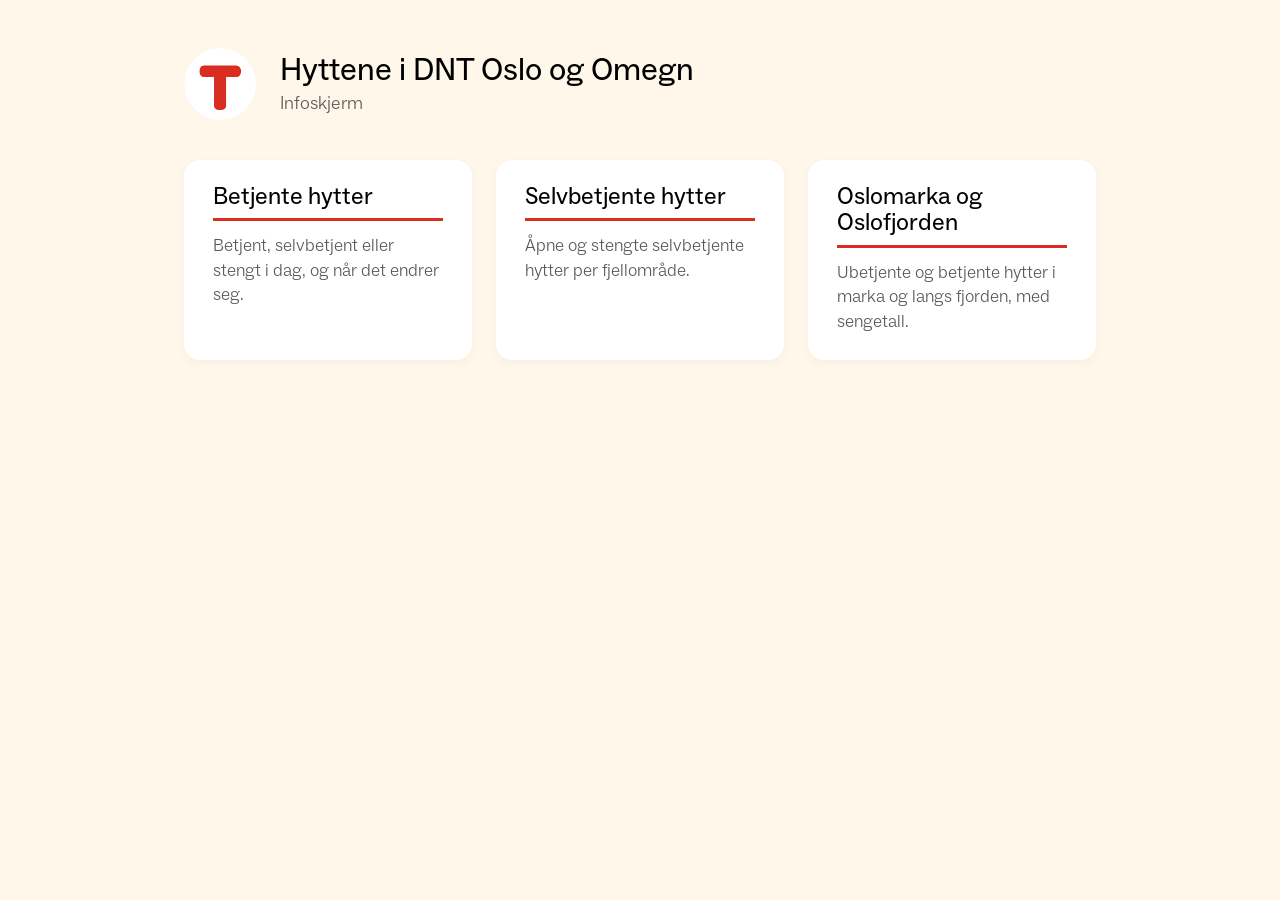
<file: index.html>
<!DOCTYPE html>
<html lang="nb">
<head>
  <meta charset="utf-8">
  <meta name="viewport" content="width=device-width, initial-scale=1">
  <title>Hyttene i DNT Oslo og Omegn</title>
  <link rel="icon" href="assets/dnt-logo.png">
  <!-- Hovedsiden er bare navigasjon til de tre infoskjermsidene. TV-en peker
       rett på betjente.html, selvbetjente.html og oslomarka.html og bruker
       ikke denne sida.
       Sida bruker ikke assets/style.css med hensikt: det stilarket låser alt
       til en fast 16:9-flate med rem som 1 % av flatehøyden, som gir uleselig
       liten tekst på en telefon. Denne sida åpnes i vanlige nettlesere og har
       derfor egen, enkel stil med samme font og farger som sidene. -->
  <style>
    @font-face {
      font-family: "ABC Social";
      src: url("assets/fonts/ABCSocial-Regular.otf") format("opentype");
      font-weight: 400;
      font-display: swap;
    }
    @font-face {
      font-family: "ABC Social";
      src: url("assets/fonts/ABCSocial-Light.otf") format("opentype");
      font-weight: 300;
      font-display: swap;
    }

    /* Samme DNT-farger som i assets/style.css. */
    :root {
      --lys-beige: #FFF7E9;
      --hvit: #FFFFFF;
      --sort: #000000;
      --graa: #5a5651;
      --dnt-roed: #D82D20;
    }

    * { box-sizing: border-box; }

    html, body {
      margin: 0;
      background: var(--lys-beige);
      color: var(--sort);
      font-family: "ABC Social", system-ui, -apple-system, "Segoe UI", Roboto, sans-serif;
      font-weight: 300;
    }

    .side {
      max-width: 60rem;
      margin: 0 auto;
      padding: 3rem 1.5rem;
    }

    .topp {
      display: flex;
      align-items: center;
      gap: 1.5rem;
      margin-bottom: 2.5rem;
    }
    .logo {
      width: 4.5rem;
      height: 4.5rem;
      object-fit: contain;
    }
    h1 {
      margin: 0;
      font-weight: 400;
      font-size: 2rem;
      line-height: 1.1;
    }
    .undertittel {
      margin: 0.3rem 0 0;
      color: var(--graa);
      font-size: 1.15rem;
    }

    /* Tre lenkekort ved siden av hverandre, under hverandre i smale vinduer. */
    .valg {
      display: grid;
      grid-template-columns: repeat(3, minmax(0, 1fr));
      gap: 1.5rem;
    }
    @media (max-width: 44rem) {
      .valg { grid-template-columns: 1fr; }
    }
    .kort {
      display: block;
      background: var(--hvit);
      border-radius: 1rem;
      padding: 1.5rem 1.8rem 1.6rem;
      box-shadow: 0 0.15rem 0.6rem rgba(0, 0, 0, 0.04);
      color: inherit;
      text-decoration: none;
    }
    .kort:hover {
      box-shadow: 0 0.3rem 1rem rgba(0, 0, 0, 0.1);
    }
    .kort:focus-visible {
      outline: 0.2rem solid var(--dnt-roed);
      outline-offset: 0.2rem;
    }
    .kort h2 {
      margin: 0 0 0.8rem;
      padding-bottom: 0.5rem;
      font-weight: 400;
      font-size: 1.5rem;
      line-height: 1.1;
      border-bottom: 0.2rem solid var(--dnt-roed);
    }
    .kort p {
      margin: 0;
      color: var(--graa);
      font-size: 1.1rem;
      line-height: 1.4;
    }
  </style>
</head>
<body>
<div class="side">
  <header class="topp">
    <img class="logo" src="assets/dnt-logo.png" alt="DNT">
    <div>
      <h1>Hyttene i DNT Oslo og Omegn</h1>
      <p class="undertittel">Infoskjerm</p>
    </div>
  </header>

  <nav class="valg" aria-label="Sider">
    <a class="kort" href="betjente.html">
      <h2>Betjente hytter</h2>
      <p>Betjent, selvbetjent eller stengt i dag, og når det endrer seg.</p>
    </a>
    <a class="kort" href="selvbetjente.html">
      <h2>Selvbetjente hytter</h2>
      <p>Åpne og stengte selvbetjente hytter per fjellområde.</p>
    </a>
    <a class="kort" href="oslomarka.html">
      <h2>Oslomarka og Oslofjorden</h2>
      <p>Ubetjente og betjente hytter i marka og langs fjorden, med sengetall.</p>
    </a>
  </nav>
</div>
</body>
</html>
</file>
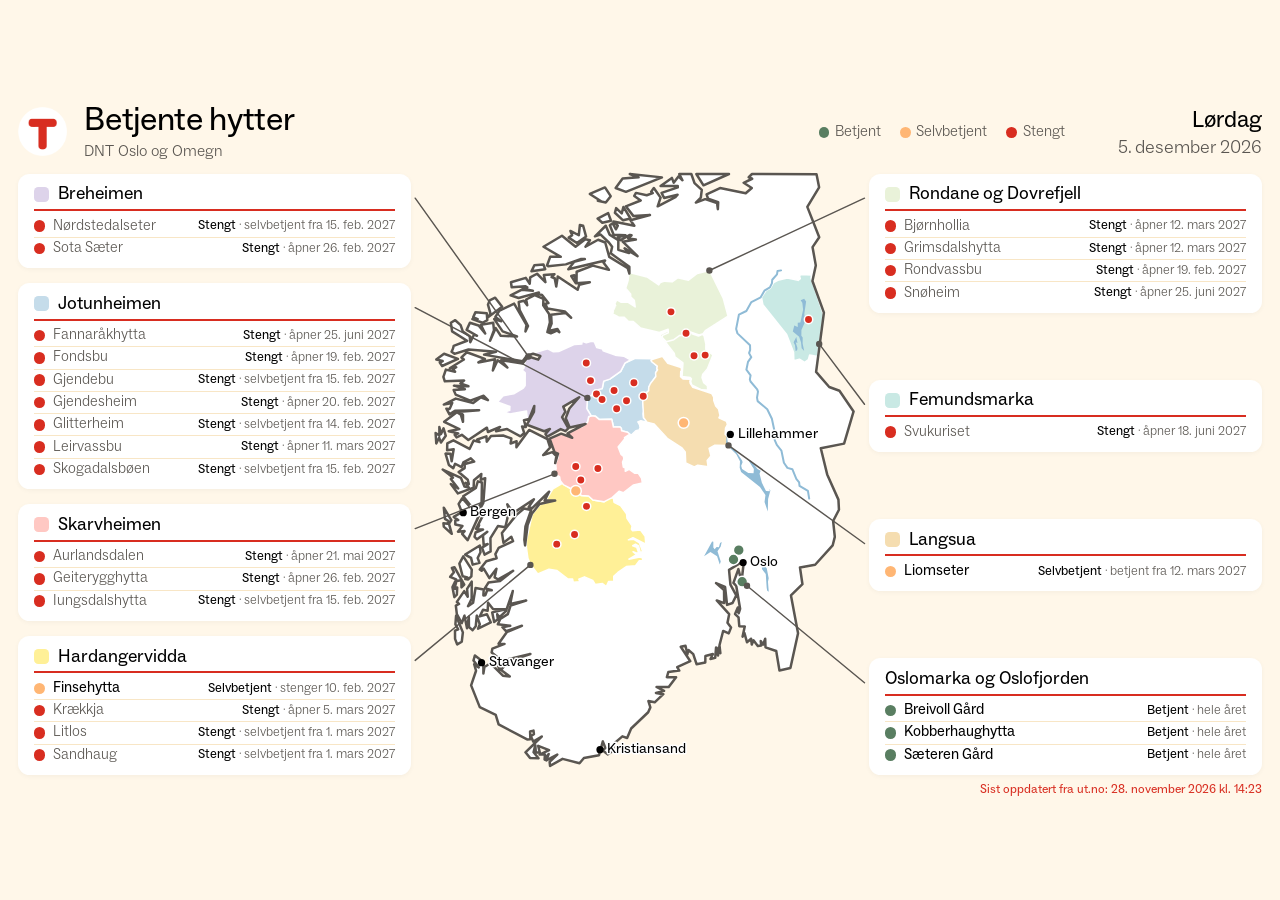
<file: betjente.html>
<!DOCTYPE html>
<html lang="nb">
<head>
  <meta charset="utf-8">
  <meta name="viewport" content="width=device-width, initial-scale=1">
  <meta http-equiv="Cache-Control" content="no-cache, no-store, must-revalidate">
  <title>Betjente hytter, DNT Oslo og Omegn</title>
  <link rel="icon" href="assets/dnt-logo.png">
  <!-- Versjonsnummeret i lenkene bumpes ved endringer, så TV-en ikke bruker gammel CSS/JS fra cache.
       Samme tall i betjente.html, selvbetjente.html og oslomarka.html. -->
  <link rel="stylesheet" href="assets/style.css?v=11">
</head>
<!-- data-side velger konfigurasjonen for denne sida i SIDER i assets/app.js. -->
<body data-side="betjente">
<div class="skjerm">
  <header class="topp">
    <img class="logo" src="assets/dnt-logo.png" alt="DNT">
    <div class="tittel">
      <h1>Betjente hytter</h1>
      <p class="undertittel">DNT Oslo og Omegn</p>
    </div>
    <div class="forklaring">
      <span><i class="prikk betjent"></i>Betjent</span>
      <span><i class="prikk selvbetjent"></i>Selvbetjent</span>
      <span><i class="prikk stengt"></i>Stengt</span>
    </div>
    <div class="idag" id="idag"></div>
  </header>

  <main class="kartflate" id="kartflate" aria-live="polite">
    <p class="laster">Henter åpningstider …</p>
  </main>

  <div class="oppdatert" id="oppdatert"></div>
</div>

  <script src="assets/app.js?v=11"></script>
</body>
</html>
</file>
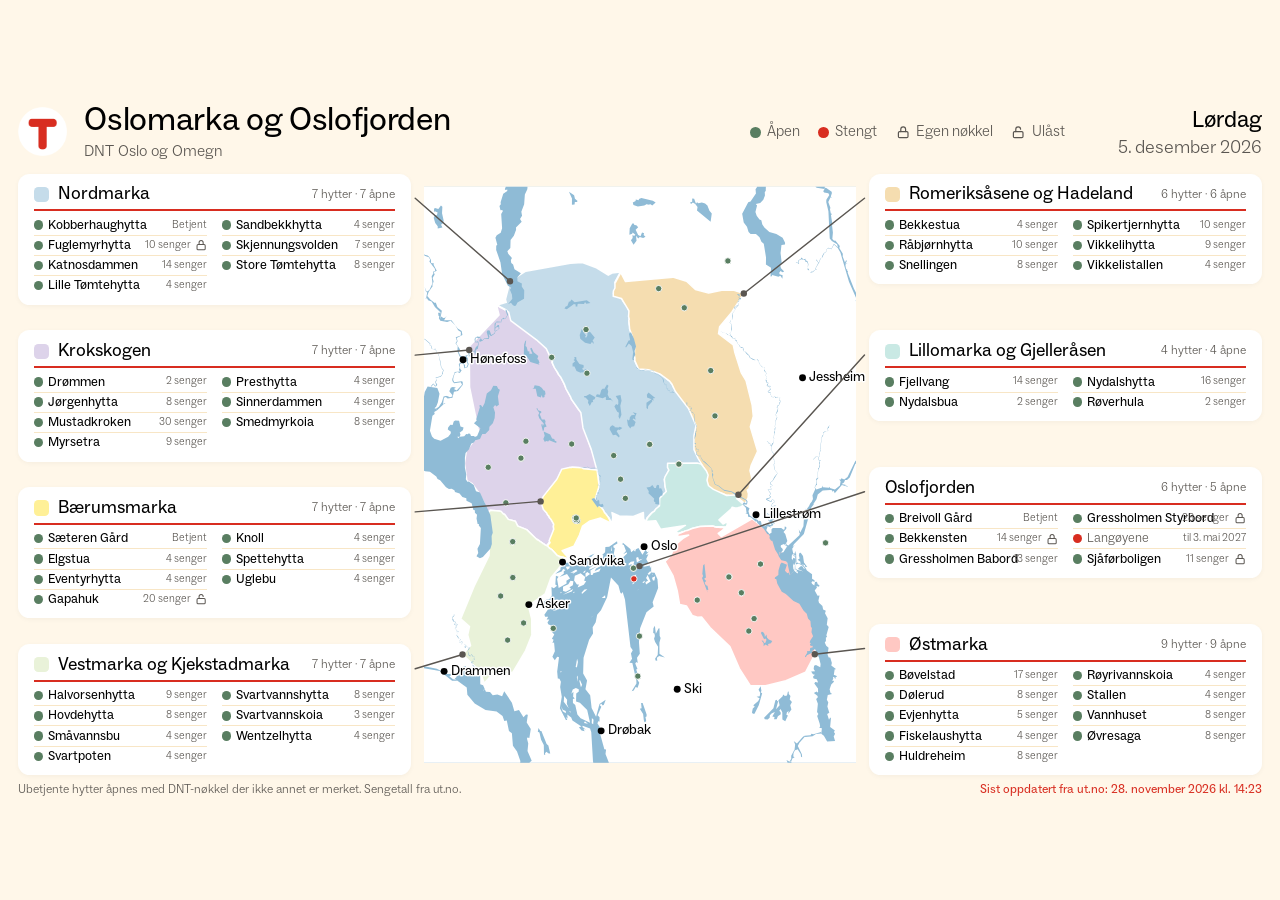
<file: oslomarka.html>
<!DOCTYPE html>
<html lang="nb">
<head>
  <meta charset="utf-8">
  <meta name="viewport" content="width=device-width, initial-scale=1">
  <meta http-equiv="Cache-Control" content="no-cache, no-store, must-revalidate">
  <title>Oslomarka og Oslofjorden, DNT Oslo og Omegn</title>
  <link rel="icon" href="assets/dnt-logo.png">
  <!-- Versjonsnummeret i lenkene bumpes ved endringer, så TV-en ikke bruker gammel CSS/JS fra cache.
       Samme tall i betjente.html, selvbetjente.html og oslomarka.html. -->
  <link rel="stylesheet" href="assets/style.css?v=11">
</head>
<!-- data-side velger konfigurasjonen for denne sida i SIDER i assets/app.js. -->
<body data-side="oslomarka">
<!-- Ikonene som app.js og legenden henter med <use href="#...">. Egne, enkle
     strektegninger, farge og strektykkelse settes av .ikon i style.css.
     «Egen nøkkel» tegnes som lukket hengelås, ikke som en nøkkel, så det ikke
     forveksles med DNT-nøkkelen (som ikke har noe ikon). Sammen med den åpne
     hengelåsen for «ulåst» blir det et par: låst med egen ordning, eller ulåst. -->
<svg style="position:absolute;width:0;height:0;overflow:hidden" aria-hidden="true">
  <symbol id="ikon-noekkel" viewBox="0 0 24 24">
    <rect x="4" y="11" width="16" height="10" rx="2"/>
    <path d="M8 11V7a4 4 0 0 1 8 0v4"/>
  </symbol>
  <symbol id="ikon-ulaast" viewBox="0 0 24 24">
    <rect x="4" y="11" width="16" height="10" rx="2"/>
    <path d="M8 11V7a4 4 0 0 1 8 0"/>
  </symbol>
</svg>
<div class="skjerm">
  <header class="topp">
    <img class="logo" src="assets/dnt-logo.png" alt="DNT">
    <div class="tittel">
      <h1>Oslomarka og Oslofjorden</h1>
      <p class="undertittel">DNT Oslo og Omegn</p>
    </div>
    <div class="forklaring">
      <span><i class="prikk selvbetjent"></i>Åpen</span>
      <span><i class="prikk stengt"></i>Stengt</span>
      <span><svg class="ikon" aria-hidden="true"><use href="#ikon-noekkel"></use></svg>Egen nøkkel</span>
      <span><svg class="ikon" aria-hidden="true"><use href="#ikon-ulaast"></use></svg>Ulåst</span>
    </div>
    <div class="idag" id="idag"></div>
  </header>

  <main class="kartflate" id="kartflate" aria-live="polite">
    <p class="laster">Henter åpningstider …</p>
  </main>

  <footer class="bunn">
    <p class="merknad">Ubetjente hytter åpnes med DNT-nøkkel der ikke annet er merket. Sengetall fra ut.no.</p>
    <div class="oppdatert" id="oppdatert"></div>
  </footer>
</div>

  <script src="assets/app.js?v=11"></script>
</body>
</html>
</file>
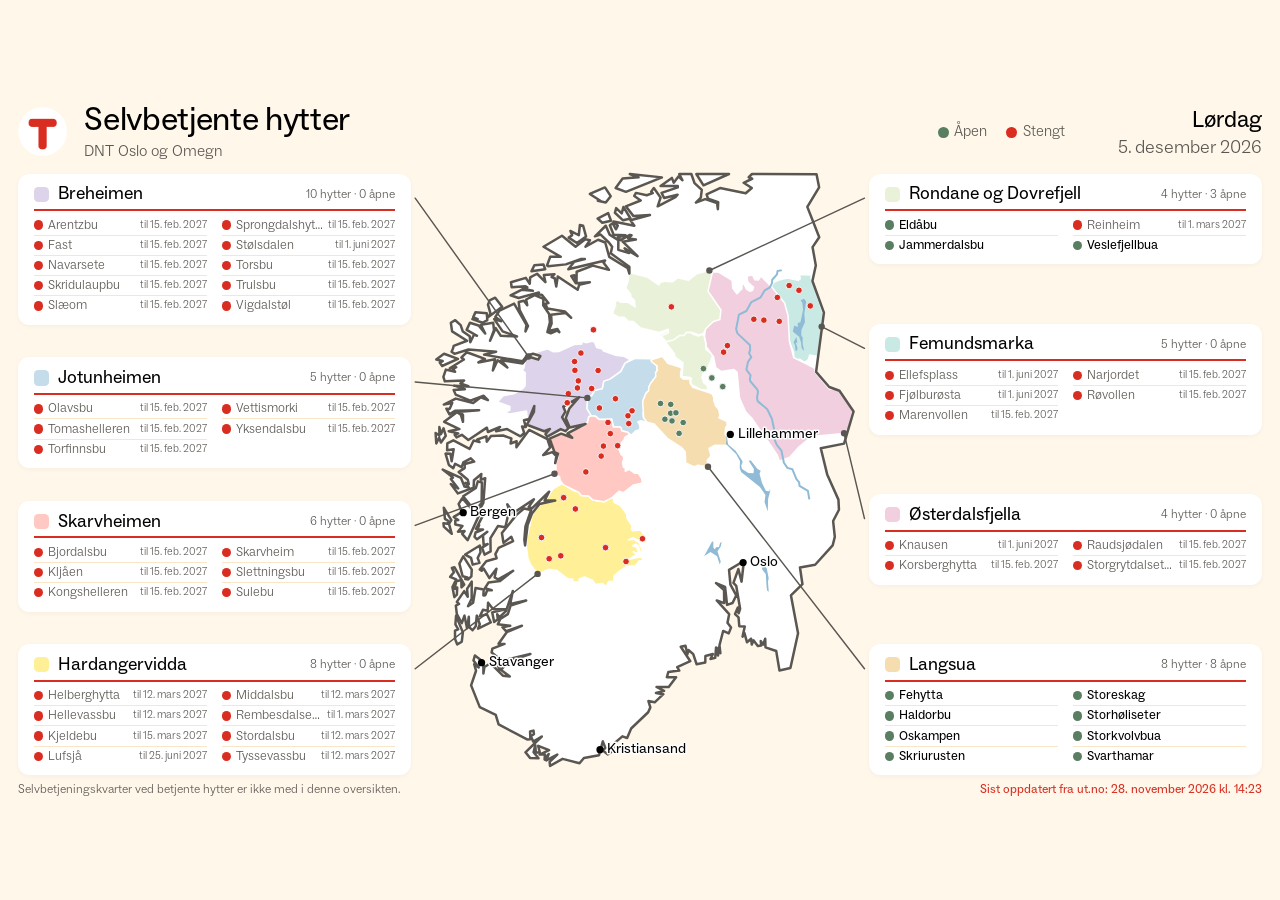
<file: selvbetjente.html>
<!DOCTYPE html>
<html lang="nb">
<head>
  <meta charset="utf-8">
  <meta name="viewport" content="width=device-width, initial-scale=1">
  <meta http-equiv="Cache-Control" content="no-cache, no-store, must-revalidate">
  <title>Selvbetjente hytter, DNT Oslo og Omegn</title>
  <link rel="icon" href="assets/dnt-logo.png">
  <!-- Versjonsnummeret i lenkene bumpes ved endringer, så TV-en ikke bruker gammel CSS/JS fra cache.
       Samme tall i betjente.html, selvbetjente.html og oslomarka.html. -->
  <link rel="stylesheet" href="assets/style.css?v=11">
</head>
<!-- data-side velger konfigurasjonen for denne sida i SIDER i assets/app.js. -->
<body data-side="selvbetjente">
<div class="skjerm">
  <header class="topp">
    <img class="logo" src="assets/dnt-logo.png" alt="DNT">
    <div class="tittel">
      <h1>Selvbetjente hytter</h1>
      <p class="undertittel">DNT Oslo og Omegn</p>
    </div>
    <div class="forklaring">
      <span><i class="prikk selvbetjent"></i>Åpen</span>
      <span><i class="prikk stengt"></i>Stengt</span>
    </div>
    <div class="idag" id="idag"></div>
  </header>

  <main class="kartflate" id="kartflate" aria-live="polite">
    <p class="laster">Henter åpningstider …</p>
  </main>

  <footer class="bunn">
    <p class="merknad">Selvbetjeningskvarter ved betjente hytter er ikke med i denne oversikten.</p>
    <div class="oppdatert" id="oppdatert"></div>
  </footer>
</div>

  <script src="assets/app.js?v=11"></script>
</body>
</html>
</file>
<file: assets/style.css>
/* DNT-profil: farger fra DNTs visuelle identitet. Lyse, varme flater,
   sort tekst, DNT Rød kun som aksent.

   Alt innhold ligger i .skjerm, en fast 16:9-flate som alltid får plass i
   vinduet og sentreres. Størrelser bruker rem, der 1 rem er 1 % av flatens
   høyde (satt som font-size på html), så layouten ser lik ut på en TV, i et
   smalt vindu og i et stående vindu. Skjermen kjører Tizen 7.0 med
   Chromium 94, som ikke kan cqh, dvh eller container-type. Nyere CSS må
   derfor ha en enkel fallback foran seg i kaskaden.

   Flaten har tre kolonner: områdekort til venstre, kartet av Sør-Norge i
   midten, områdekort til høyre. Områdefargene settes av app.js som --farge
   på kortet og på polygonet, ut fra tabellen FARGER der. */

@font-face {
  font-family: "ABC Social";
  src: url("fonts/ABCSocial-Regular.otf") format("opentype");
  font-weight: 400;
  font-display: swap;
}
@font-face {
  font-family: "ABC Social";
  src: url("fonts/ABCSocial-Light.otf") format("opentype");
  font-weight: 300;
  font-display: swap;
}

:root {
  --lys-beige: #FFF7E9;
  --moerk-beige: #F8E6C6;
  --blaa: #C5DCEA;
  --lys-groenn: #E9F2D9;
  --moerk-groenn: #597E61;
  --hvit: #FFFFFF;
  --dnt-roed: #D82D20;
  --gul: #FFF097;
  --oransje: #FFB674;
  --lys-roed: #FFC8C3;
  --sort: #000000;
  --graa: #5a5651;
  --vann: #8FBBD6;       /* innsjøer og elver på kartet */

  --font: "ABC Social", system-ui, -apple-system, "Segoe UI", Roboto, sans-serif;
}

* { box-sizing: border-box; }

/* 1 rem er 1 % av flatens høyde. Første linje holder på en liggende 16:9-TV,
   den andre tar over i smale og stående vinduer der nettleseren kan min(). */
html {
  font-size: 1vh;
  font-size: min(1vh, calc(100vw * 9 / 16 / 100));
}

html, body {
  margin: 0;
  height: 100%;
  overflow: hidden;
  background: var(--lys-beige);
  color: var(--sort);
  font-family: var(--font);
  font-weight: 300;
}

body {
  display: flex;
  align-items: center;
  justify-content: center;
  height: 100vh;
  width: 100vw;
}

/* Fast 16:9-flate som fyller vinduet så langt formatet tillater. De to første
   linjene er fallback for nettlesere uten min(). */
.skjerm {
  --marg: 1.8rem;
  width: 100vw;
  height: 100vh;
  width: min(100vw, calc(100vh * 16 / 9));
  height: min(100vh, calc(100vw * 9 / 16));
  display: flex;
  flex-direction: column;
  padding: var(--marg) calc(var(--marg) * 1.4);
  gap: var(--marg);
  overflow: hidden;
}

/* Toppen: logo, tittel, legende og dato på én linje. */
.topp {
  display: flex;
  align-items: center;
  gap: 2.4rem;
  flex: 0 0 auto;
}
.logo {
  height: 6.8rem;
  width: 6.8rem;
  object-fit: contain;
}
.tittel h1 {
  margin: 0;
  font-weight: 400;
  font-size: 4.6rem;
  line-height: 1.05;
  letter-spacing: -0.01em;
}
.undertittel {
  margin: 0.4rem 0 0;
  font-size: 2.2rem;
  color: var(--graa);
}
.forklaring {
  margin-left: auto;
  display: flex;
  gap: 2.6rem;
  font-size: 2.1rem;
  color: var(--graa);
}
.forklaring .prikk {
  width: 1.5rem;
  height: 1.5rem;
  margin-right: 0.8rem;
}
.idag {
  margin-left: 5rem;
  text-align: right;
  font-size: 2.6rem;
  color: var(--graa);
}
.idag strong {
  display: block;
  font-weight: 400;
  color: var(--sort);
  font-size: 3.2rem;
}

/* «Sist oppdatert» som en stille linje helt nederst til høyre. */
.oppdatert {
  flex: 0 0 auto;
  margin-top: calc(var(--marg) * -0.55);
  text-align: right;
  font-size: 1.7rem;
  color: var(--graa);
}
.oppdatert.gammel {
  color: var(--dnt-roed);
  font-weight: 400;
}

/* Tre kolonner: kort, kart, kort. Kartkolonnen er bred nok til at et kart
   på ca. 85 % av flatens høyde får plass uten luft på sidene. */
.kartflate {
  position: relative;          /* for streklaget */
  flex: 1 1 auto;
  min-height: 0;
  display: grid;
  grid-template-columns: minmax(0, 1fr) 60rem minmax(0, 1fr);
  gap: var(--marg);
}
.laster, .feil {
  grid-column: 1 / -1;
  align-self: center;
  text-align: center;
  font-size: 3rem;
  color: var(--graa);
}

/* Kortene har høyde etter innholdet, så avstanden mellom radene er lik i
   alle kort. Ledig plass i kolonnen legges mellom kortene. */
.kolonne {
  display: flex;
  flex-direction: column;
  justify-content: space-between;
  gap: var(--marg);
  min-height: 0;
}

/* Områdekort */
.kort {
  flex: 0 0 auto;
  background: var(--hvit);
  border-radius: 1.6rem;
  padding: 1.5rem 2.2rem 1.3rem;
  display: flex;
  flex-direction: column;
  box-shadow: 0 0.2rem 0.8rem rgba(0, 0, 0, 0.04);
}
.kort h2 {
  display: flex;
  align-items: center;
  gap: 1.2rem;
  margin: 0 0 0.6rem;
  padding-bottom: 0.7rem;
  font-weight: 400;
  font-size: 2.5rem;
  line-height: 1.1;
  border-bottom: 0.3rem solid var(--dnt-roed);
}
/* Fargemarkør som binder kortet til området på kartet. */
.kort h2::before {
  content: "";
  flex: 0 0 auto;
  width: 2.1rem;
  height: 2.1rem;
  border-radius: 0.6rem;
  background: var(--farge, var(--moerk-beige));
}
.kort.uten-farge h2::before {
  display: none;
}
.kort ul {
  list-style: none;
  margin: 0;
  padding: 0;
  display: flex;
  flex-direction: column;
}
/* Radpolstringen er 0.3rem på alle sidene. Med 0.4rem var venstre kolonne på
   side 1 (16 hytter i fire kort) 21 px høyere enn plassen sin ved 1920 x 1080,
   usynlig fordi kolonnen ikke klipper, men én hytte til hadde veltet layouten. */
.hytte {
  display: grid;
  grid-template-columns: auto auto minmax(0, 1fr);
  align-items: center;
  gap: 1.1rem;
  padding: 0.3rem 0;
  font-size: 2.05rem;
  line-height: 1.15;
}
.hytte + .hytte {
  border-top: 1px solid var(--moerk-beige);
}
.hytte .navn {
  font-weight: 400;
  white-space: nowrap;
}
.hytte .status {
  text-align: right;
  color: var(--graa);
  font-size: 1.8rem;
  line-height: 1.2;
}
.hytte .status .niva {
  color: var(--sort);
  font-weight: 400;
}
.hytte .status .snart {
  color: var(--dnt-roed);
  font-weight: 400;
}
.hytte.stengt .navn { color: var(--graa); font-weight: 300; }

/* Statusprikk i listene og legenden */
.prikk {
  display: inline-block;
  width: 1.6rem;
  height: 1.6rem;
  border-radius: 50%;
  flex: 0 0 auto;
  vertical-align: middle;
}
.prikk.betjent { background: var(--moerk-groenn); }
.prikk.selvbetjent { background: var(--oransje); }
.prikk.stengt { background: var(--dnt-roed); }
.prikk.ukjent { background: var(--graa); }

/* Kartet */
.kart {
  min-height: 0;
  display: flex;
  align-items: center;
  justify-content: center;
}
.kart svg {
  width: 100%;
  height: 100%;
  display: block;
  overflow: visible;
}
.kart .laster,
.kart .feil {
  font-size: 2.4rem;
}

/* Tegnet uttrykk: hvit landflate mot beige bakgrunn med tynn mørk strek langs
   kysten (Sør-Norge), eller mot blå sjø uten strek (Oslomarka). Lagene tegnes
   i denne rekkefølgen: hav (bare kart med «hav» i kartfila), land, områder,
   vann, grense (bare kart uten hav), byer, hytter. */
.hav {
  fill: var(--vann);
  stroke: none;
}
.land path {
  fill: var(--hvit);
  stroke: none;
}
.grense path {
  fill: none;
  stroke: var(--graa);
  stroke-width: 2.5;
  stroke-linejoin: round;
  vector-effect: non-scaling-stroke;
}

/* DNT-områdene fra ut.no, fylt i områdets farge. Tynn hvit kant skiller
   områder som grenser til hverandre. */
.omrade {
  fill: var(--farge, var(--moerk-beige));
  stroke: var(--hvit);
  stroke-width: 1.5;
  stroke-linejoin: round;
  vector-effect: non-scaling-stroke;
}

/* Vann i en tydeligere blå enn områdefargene, så Mjøsa ikke forveksles med Jotunheimen. */
.innsjo {
  fill: var(--vann);
  stroke: none;
}
.elv {
  fill: none;
  stroke: var(--vann);
  stroke-width: 2;
  stroke-linecap: round;
  stroke-linejoin: round;
  vector-effect: non-scaling-stroke;
}

/* Byer: prikk og navn med hvit kant rundt bokstavene, så de leses oppå kystlinja. */
.byer circle {
  fill: var(--sort);
}
.byer text {
  font-family: var(--font);
  font-weight: 400;
  font-size: 24px;              /* viewBox-enheter, ca. 2 % av skjermhøyden */
  fill: var(--sort);
  stroke: var(--hvit);
  stroke-width: 5px;
  stroke-linejoin: round;
  paint-order: stroke fill;
  dominant-baseline: middle;
}

/* Hyttene på kartet, farget etter dagens status */
.hyttepunkt {
  stroke: var(--hvit);
  stroke-width: 2.5;
}
.hyttepunkt.betjent { fill: var(--moerk-groenn); }
.hyttepunkt.selvbetjent { fill: var(--oransje); }
.hyttepunkt.stengt { fill: var(--dnt-roed); r: 7; }
.hyttepunkt.ukjent { fill: var(--graa); }

/* Streker fra kort til område, i et lag over hele flaten. */
.streker {
  position: absolute;
  top: 0;
  left: 0;
  width: 100%;
  height: 100%;
  pointer-events: none;
  overflow: visible;
}
.strek {
  stroke: var(--graa);
  stroke-width: 0.2rem;
  stroke-linecap: round;
}
.strekende {
  fill: var(--graa);
}

/* ---------- Side 2: selvbetjente hytter (selvbetjente.html) ---------- */

/* Teller i kortoverskriften («10 hytter · 8 åpne») i listevarianten. */
.kort h2 .teller {
  margin-left: auto;
  font-size: 1.7rem;
  font-weight: 300;
  color: var(--graa);
  white-space: nowrap;
}

/* Listevarianten: alle navn i to spalter fylt kolonnevis, så radene ligger på
   linje på tvers. Mindre skrift enn side 1, fordi venstre kolonne har 30 hytter. */
.kort.liste ul {
  display: grid;
  grid-auto-flow: column;
  grid-template-columns: repeat(2, minmax(0, 1fr));
  column-gap: 2rem;
}
.kort.liste .hytte {
  grid-template-columns: auto minmax(0, 1fr) auto;
  gap: 0.7rem;
  font-size: 1.8rem;
  border-top: 1px solid var(--moerk-beige);
}
.kort.liste .hytte.spaltestart {
  border-top: none;
}
.kort.liste .prikk {
  width: 1.3rem;
  height: 1.3rem;
}
.kort.liste .navn {
  overflow: hidden;
  text-overflow: ellipsis;
}
/* Kort tidsangivelse bak navnet: «til 15. feb.» i grått, «om 3 dager» i rødt. */
.hytte .naar {
  font-size: 1.5rem;
  line-height: 1.2;
  color: var(--graa);
  white-space: nowrap;
  text-align: right;
}
.hytte .naar.snart {
  color: var(--dnt-roed);
  font-weight: 400;
}

/* Bunnlinja på side 2: merknad til venstre, «Sist oppdatert» til høyre. */
.bunn {
  flex: 0 0 auto;
  display: flex;
  justify-content: space-between;
  align-items: baseline;
  gap: 2rem;
  margin-top: calc(var(--marg) * -0.55);
}
.bunn .oppdatert {
  margin-top: 0;
}
.merknad {
  margin: 0;
  font-size: 1.7rem;
  color: var(--graa);
}

/* På side 2 og 3 er selvbetjent og ubetjent den normale åpne tilstanden, ikke
   et redusert tilbud slik det er ved en betjent hytte på side 1. Åpne hytter
   får derfor samme grønne som betjent, og oransje brukes bare på side 1. */
body[data-side="selvbetjente"] .prikk.selvbetjent,
body[data-side="oslomarka"] .prikk.selvbetjent {
  background: var(--moerk-groenn);
}
body[data-side="selvbetjente"] .hyttepunkt.selvbetjent,
body[data-side="oslomarka"] .hyttepunkt.selvbetjent {
  fill: var(--moerk-groenn);
}

/* Mindre hytteprikker på side 2 og 3, med tynnere hvit kant som skiller
   prikker som overlapper. r skal være lik prikkR for disse sidene i app.js. */
body[data-side="selvbetjente"] .hyttepunkt,
body[data-side="oslomarka"] .hyttepunkt {
  stroke-width: 1.5;
}
body[data-side="selvbetjente"] .hyttepunkt.stengt,
body[data-side="oslomarka"] .hyttepunkt.stengt {
  r: 5.5;
}

/* ---------- Side 3: Oslomarka og Oslofjorden (oslomarka.html) ---------- */

/* Navnet skal alltid vises helt. Navnekolonnen får den bredden den trenger,
   og tilleggsteksten til høyre (sengetall, «Betjent», tidsangivelse og
   nøkkelikon) får resten. Blir det for trangt, er det den som skal kortes. */
body[data-side="oslomarka"] .kort.liste .hytte {
  grid-template-columns: auto auto minmax(0, 1fr);
}
body[data-side="oslomarka"] .kort.liste .navn {
  overflow: visible;
  text-overflow: clip;
}
.hytte .meta {
  display: flex;
  align-items: center;
  justify-content: flex-end;
  gap: 0.6rem;
  font-size: 1.5rem;
  line-height: 1.2;
  color: var(--graa);
  white-space: nowrap;
}
.hytte .meta .snart {
  color: var(--dnt-roed);
  font-weight: 400;
}

/* Låsikonene for nøkkeltype (lukket hengelås for egen nøkkel, åpen for ulåst),
   strektegnet i samme grå som teksten. Symbolene ligger i oslomarka.html, og
   legenden i toppen bruker samme klasse. */
.ikon {
  height: 1.7rem;
  width: 1.7rem;
  flex: 0 0 auto;
  stroke: currentColor;
  fill: none;
  stroke-width: 2;
  stroke-linecap: round;
  stroke-linejoin: round;
  vertical-align: middle;
}
.forklaring .ikon {
  height: 2rem;
  width: 2rem;
  margin-right: 0.8rem;
}
</file>
